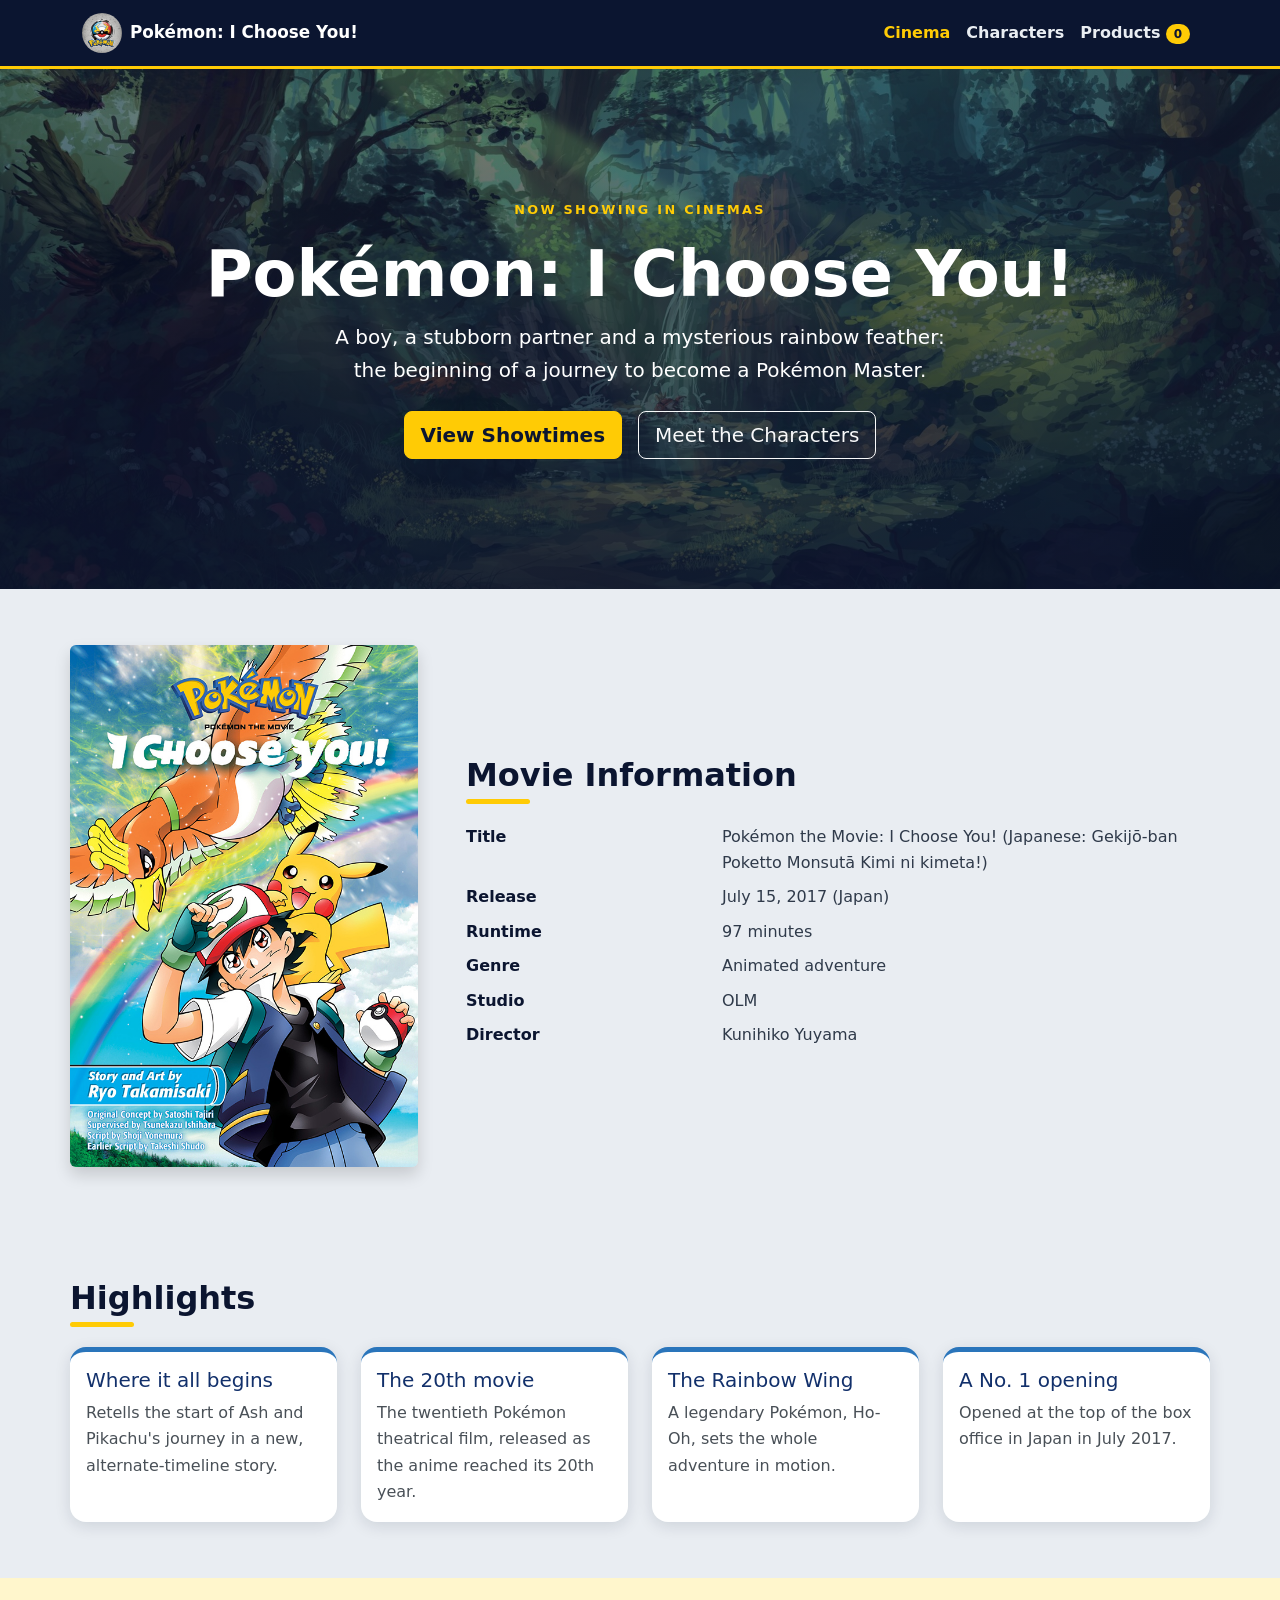
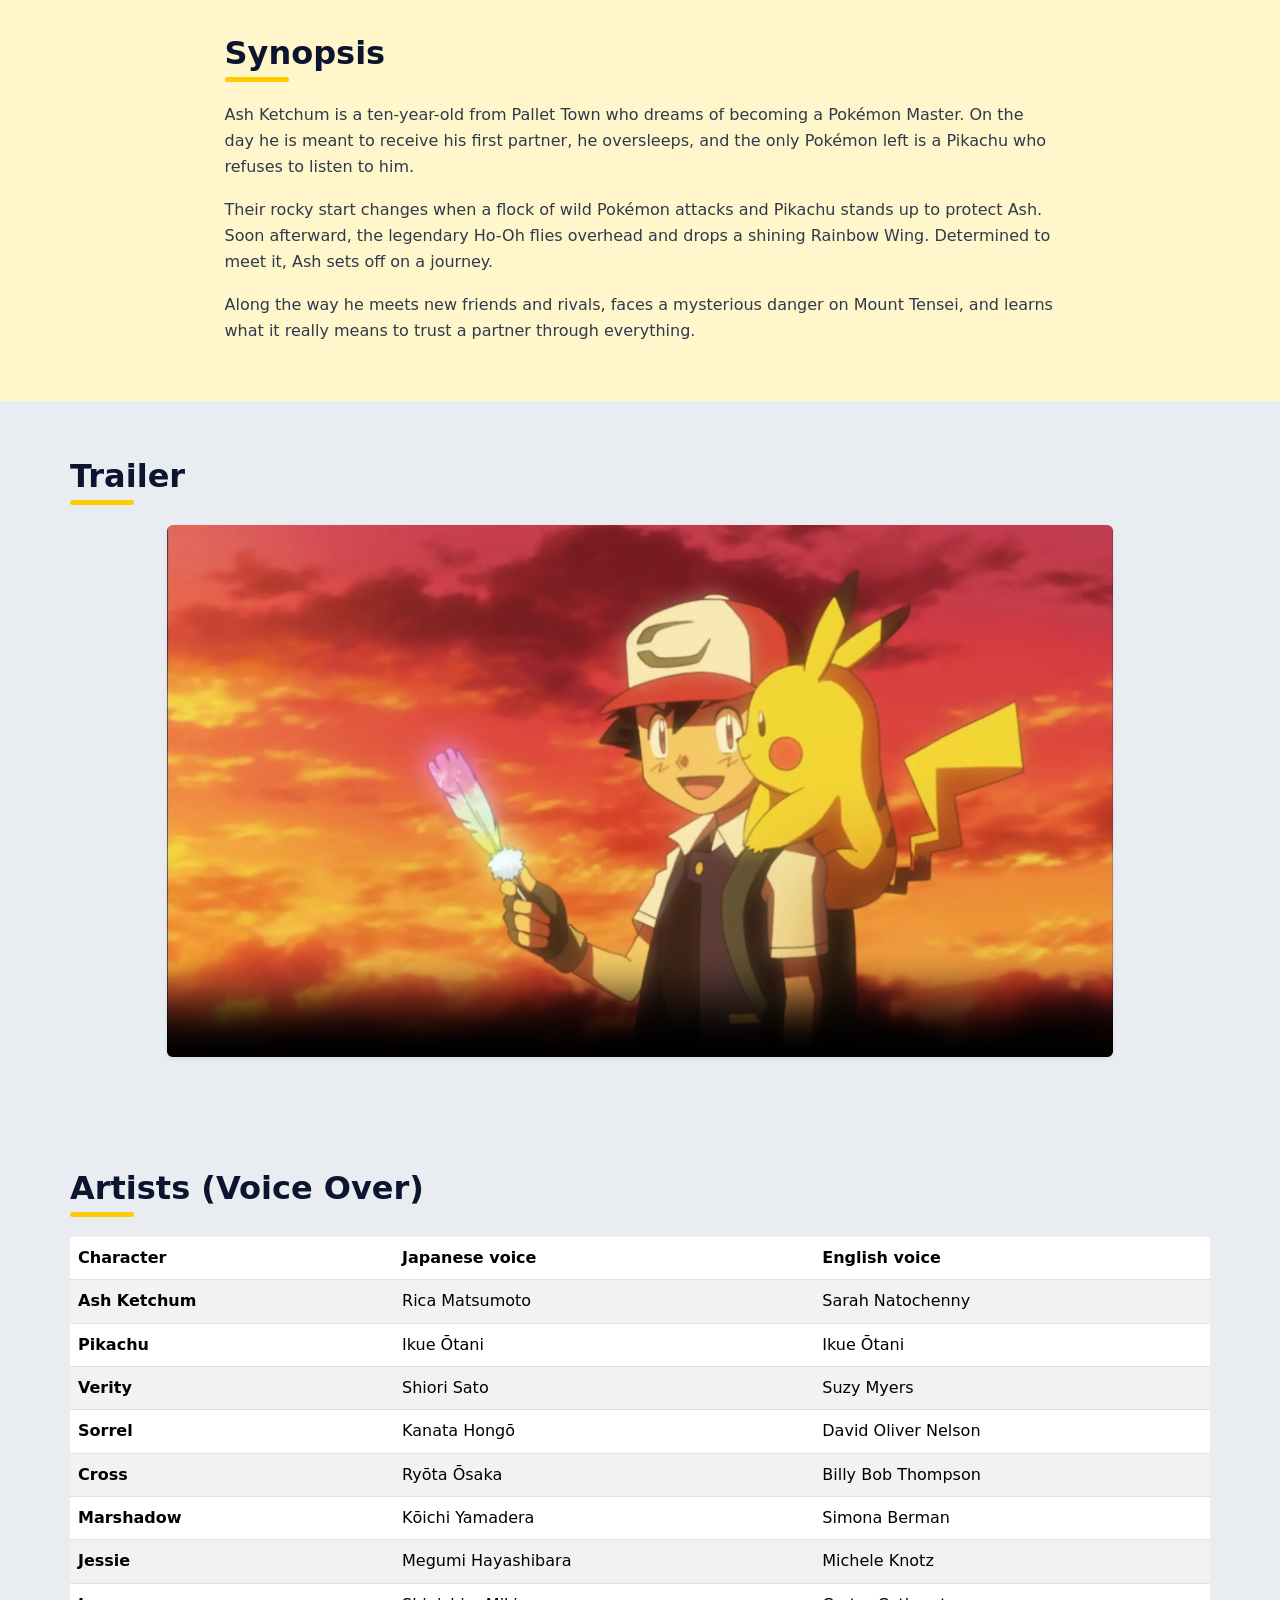
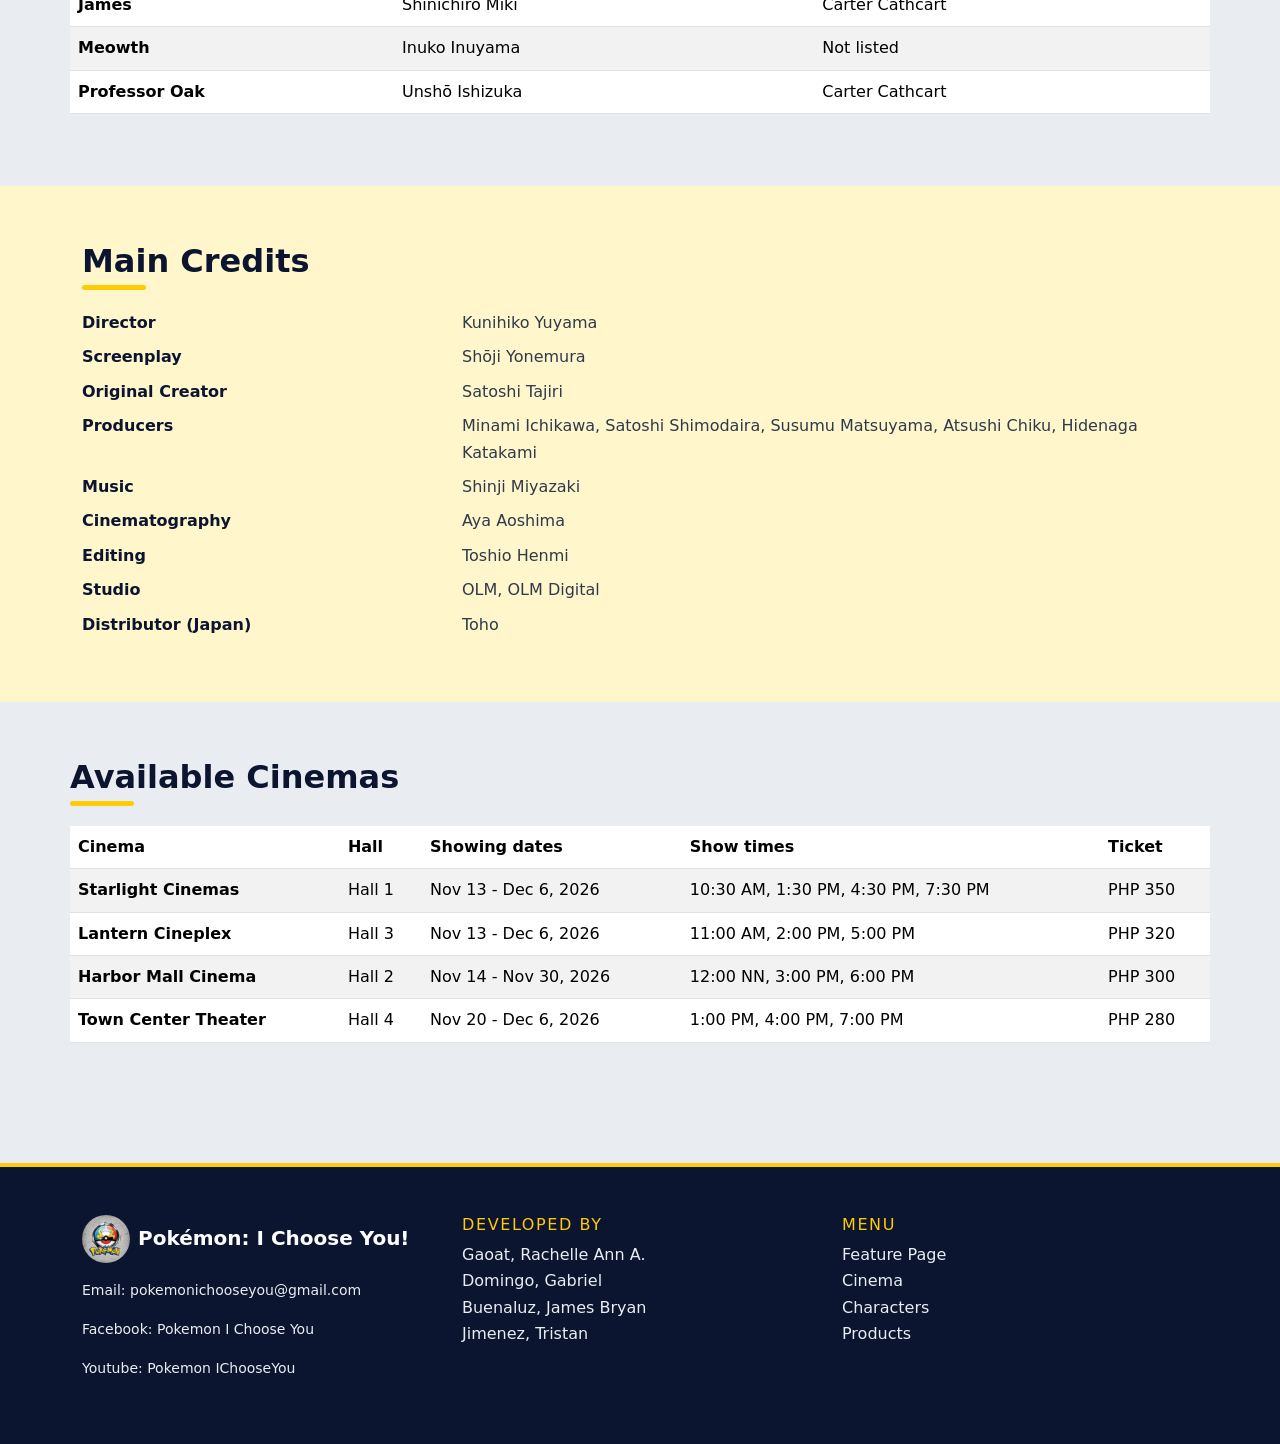
<file: index.html>
<!DOCTYPE html>
<html lang="en">
<head>
<meta charset="utf-8">
<meta name="viewport" content="width=device-width, initial-scale=1">
<title>Feature | Pokémon: I Choose You!</title>

<meta name="description" content="Fan-made promotion website for the animated film Pokémon: I Choose You!.">
<link rel="icon" href="media/img/logo.jpg" type="image/svg+xml">
<link rel="stylesheet" href="rsc/css/bootstrap.min.css">
<link rel="stylesheet" href="rsc/css/style.css">
</head>

<body>
<a class="visually-hidden-focusable" href="#main">Skip to content</a>
<header class="site-header sticky-top">
<nav class="navbar navbar-expand-md navbar-dark">
<div class="container">
<a class="navbar-brand d-flex align-items-center gap-2" href="index.html">
    <img src="media/img/logo.jpg" alt="Movie logo" width="40" height="40">
    <span class="brand-title">Pokémon: I Choose You!</span>
</a>

<button class="navbar-toggler" type="button" data-bs-toggle="collapse" data-bs-target="#mainNav"
aria-controls="mainNav" aria-expanded="false" aria-label="Toggle navigation">
<span class="navbar-toggler-icon"></span>
</button>

<div class="collapse navbar-collapse" id="mainNav">
<ul class="navbar-nav ms-auto">
<li class="nav-item"><a class="nav-link active" aria-current="page" href="index.html#cinema">Cinema</a></li>
<li class="nav-item"><a class="nav-link" href="characters.html">Characters</a></li>
<li class="nav-item"><a class="nav-link" href="products.html">Products
    <span class="badge rounded-pill cart-badge cart-count">0</span>
</a>
</li>
</ul>
</div>
</div>
</nav>
</header>

<main id="main">
<section class="hero text-center text-white d-flex align-items-center">
<div class="container py-5">
<p class="eyebrow">Now showing in cinemas</p>
<h1 class="display-3 brand-title">Pokémon: I Choose You!</h1>
<p class="lead mx-auto hero-lead">A boy, a stubborn partner and a mysterious rainbow feather:
    the beginning of a journey to become a Pokémon Master.</p>

<div class="d-flex gap-3 justify-content-center flex-wrap mt-4">
<a href="#cinema" class="btn btn-warning btn-lg">View Showtimes</a>
<a href="characters.html" class="btn btn-outline-light btn-lg">Meet the Characters</a>
</div></div></section>

<section class="container section" id="about">
<div class="row g-5 align-items-center">
<div class="col-md-5 col-lg-4"><img src="media/img/poster.jpg" class="img-fluid rounded shadow poster" alt=
    "Movie poster (placeholder)" width="600" height="900"></div>

<div class="col-md-7 col-lg-8">
<h2 class="section-title">Movie Information</h2>
<dl class="row info mb-0">
<dt class="col-sm-4">Title</dt><dd class="col-sm-8">Pokémon the Movie: I Choose You! (Japanese: Gekijō-ban Poketto Monsutā Kimi ni kimeta!)</dd>
<dt class="col-sm-4">Release</dt><dd class="col-sm-8">July 15, 2017 (Japan)</dd>
<dt class="col-sm-4">Runtime</dt><dd class="col-sm-8">97 minutes</dd>
<dt class="col-sm-4">Genre</dt><dd class="col-sm-8">Animated adventure</dd>
<dt class="col-sm-4">Studio</dt><dd class="col-sm-8">OLM</dd>
<dt class="col-sm-4">Director</dt><dd class="col-sm-8">Kunihiko Yuyama</dd>
</dl></div></div></section>

<section class="container section" id="highlights">
<h2 class="section-title">Highlights</h2>
<div class="row g-4">
    <div class="col-sm-6 col-lg-3">
    <div class="card h-100 hl-card">
    <div class="card-body">
        <h3 class="h5">Where it all begins</h3>
        <p class="mb-0">Retells the start of Ash and Pikachu's journey in a new,
            alternate-timeline story.</p>
        </div>
    </div>
</div>

<div class="col-sm-6 col-lg-3">
    <div class="card h-100 hl-card">
        <div class="card-body">
            <h3 class="h5">The 20th movie</h3>
            <p class="mb-0">The twentieth Pokémon theatrical film,
                released as the anime reached its 20th year.</p>
            </div>
        </div>
    </div>
    
    <div class="col-sm-6 col-lg-3">
        <div class="card h-100 hl-card">
            <div class="card-body">
                <h3 class="h5">The Rainbow Wing</h3>
                <p class="mb-0">A legendary Pokémon, Ho-Oh,
                    sets the whole adventure in motion.</p>
                </div>
            </div>
        </div>
        
        <div class="col-sm-6 col-lg-3">
            <div class="card h-100 hl-card">
                <div class="card-body">
                    <h3 class="h5">A No. 1 opening</h3>
                    <p class="mb-0">Opened at the top of the box
                        office in Japan in July 2017.</p>
                    </div>
                </div>
            </div>
        </div>
    </section>

<section class="section band" id="synopsis">
<div class="container"><div class="row justify-content-center"><div class="col-lg-9">
<h2 class="section-title">Synopsis</h2>
<p>Ash Ketchum is a ten-year-old from Pallet Town who dreams of becoming a Pokémon Master.
    On the day he is meant to receive his first partner, he oversleeps,
    and the only Pokémon left is a Pikachu who refuses to listen to him.</p>

<p>Their rocky start changes when a flock of wild Pokémon attacks and
    Pikachu stands up to protect Ash. Soon afterward,
    the legendary Ho-Oh flies overhead and drops a shining Rainbow Wing.
    Determined to meet it, Ash sets off on a journey.</p>

<p class="mb-0">Along the way he meets new friends and rivals,
    faces a mysterious danger on Mount Tensei, and learns what it really
    means to trust a partner through everything.</p>
</div>
</div>
</div>
</section>

<section class="container section" id="gallery">
<h2 class="section-title">Trailer</h2>
<div class="row justify-content-center">
<div class="col-lg-10">
    <!-- One video only. Put your video file at media/video/trailer.mp4 -->
    <div class="ratio ratio-16x9 rounded shadow-sm overflow-hidden">
        <video controls preload="metadata" poster="media/img/gallery.webp">
            <source src="media/videos/trailer.mp4" type="video/mp4">
            Your browser does not support the video tag.
        </video>
    </div>
</div>
</div>
</section>

<section class="container section" id="artists">
<h2 class="section-title">Artists (Voice Over)</h2>
<div class="table-responsive">
    <table class="table table-striped align-middle bg-white">
<thead>
    <tr>
        <th scope="col">Character</th>
        <th scope="col">Japanese voice</th>
        <th scope="col">English voice</th>
    </tr>
</thead>

<tbody>
    <tr>
        <th scope='row'>Ash Ketchum</th>
        <td>Rica Matsumoto</td>
        <td>Sarah Natochenny</td>
    </tr>
    <tr>
        <th scope='row'>Pikachu</th>
        <td>Ikue Ōtani</td>
        <td>Ikue Ōtani</td>
    </tr>
    <tr>
        <th scope='row'>Verity</th>
        <td>Shiori Sato</td>
        <td>Suzy Myers</td>
    </tr>
    <tr>
        <th scope='row'>Sorrel</th>
        <td>Kanata Hongō</td>
        <td>David Oliver Nelson</td>
    </tr>
    <tr>
        <th scope='row'>Cross</th>
        <td>Ryōta Ōsaka</td>
        <td>Billy Bob Thompson</td>
    </tr>
    <tr>
        <th scope='row'>Marshadow</th>
        <td>Kōichi Yamadera</td>
        <td>Simona Berman</td>
    </tr>
    <tr>
        <th scope='row'>Jessie</th>
        <td>Megumi Hayashibara</td>
        <td>Michele Knotz</td>
    </tr>
    <tr>
        <th scope='row'>James</th>
        <td>Shinichiro Miki</td>
        <td>Carter Cathcart</td>
    </tr>
    <tr>
        <th scope='row'>Meowth</th>
        <td>Inuko Inuyama</td>
        <td>Not listed</td>
    </tr>
    <tr>
        <th scope='row'>Professor Oak</th>
        <td>Unshō Ishizuka</td>
        <td>Carter Cathcart</td>
    </tr>
</tbody>
</table>
</div>
</section>

<section class="section band" id="credits">
<div class="container"><h2 class="section-title">Main Credits</h2>
<dl class="row info mb-0"><dt class='col-sm-4'>Director</dt>
    <dd class='col-sm-8'>Kunihiko Yuyama</dd>
    <dt class='col-sm-4'>Screenplay</dt>
    <dd class='col-sm-8'>Shōji Yonemura</dd>
    <dt class='col-sm-4'>Original Creator</dt>
    <dd class='col-sm-8'>Satoshi Tajiri</dd>
    <dt class='col-sm-4'>Producers</dt>
    <dd class='col-sm-8'>Minami Ichikawa, Satoshi Shimodaira, Susumu Matsuyama,
        Atsushi Chiku, Hidenaga Katakami</dd>
        <dt class='col-sm-4'>Music</dt>
        <dd class='col-sm-8'>Shinji Miyazaki</dd>
        <dt class='col-sm-4'>Cinematography</dt>
        <dd class='col-sm-8'>Aya Aoshima</dd>
        <dt class='col-sm-4'>Editing</dt>
        <dd class='col-sm-8'>Toshio Henmi</dd>
        <dt class='col-sm-4'>Studio</dt>
        <dd class='col-sm-8'>OLM, OLM Digital</dd>
        <dt class='col-sm-4'>Distributor (Japan)</dt>
        <dd class='col-sm-8'>Toho</dd>
    </dl>
</div>
</section>

<section class="container section" id="cinema">
<h2 class="section-title">Available Cinemas</h2>
<div class="table-responsive"><table class="table table-striped align-middle bg-white">
<thead>
    <tr>
        <th scope="col">Cinema</th>
        <th scope="col">Hall</th>
        <th scope="col">Showing dates</th>
        <th scope="col">Show times</th>
        <th scope="col">Ticket</th>
    </tr>
</thead>

<tbody>
    <tr>
        <th scope='row'>Starlight Cinemas</th>
        <td>Hall 1</td>
        <td>Nov 13 - Dec 6, 2026</td>
        <td>10:30 AM, 1:30 PM, 4:30 PM, 7:30 PM</td>
        <td>PHP 350</td>
    </tr>

    <tr>
        <th scope='row'>Lantern Cineplex</th>
        <td>Hall 3</td><td>Nov 13 - Dec 6, 2026</td>
        <td>11:00 AM, 2:00 PM, 5:00 PM</td>
        <td>PHP 320</td>
    </tr>
    
    <tr>
        <th scope='row'>Harbor Mall Cinema</th>
        <td>Hall 2</td>
        <td>Nov 14 - Nov 30, 2026</td>
        <td>12:00 NN, 3:00 PM, 6:00 PM</td>
        <td>PHP 300</td>
    </tr>
    
    <tr>
        <th scope='row'>Town Center Theater</th>
        <td>Hall 4</td>
        <td>Nov 20 - Dec 6, 2026</td>
        <td>1:00 PM, 4:00 PM, 7:00 PM</td>
        <td>PHP 280</td>
    </tr>
</tbody>
</table>
</div>
</section>

</main>
<footer class="site-footer mt-5">
<div class="container py-5">
<div class="row g-4">
<div class="col-md-4">
<div class="d-flex align-items-center gap-2 mb-3">
   <img src="media/img/logo.jpg" alt="Movie logo" width="48" height="48">
    <span class="brand-title fs-5">Pokémon: I Choose You!</span>
</div>

<p class="small mb-3">Email: pokemonichooseyou@gmail.com</p>
<p class="small mb-3">Facebook: Pokemon I Choose You</p>
<p class="small mb-3">Youtube: Pokemon IChooseYou</p>
<div class="d-flex gap-2">
</div>
</div>

<div class="col-md-4">
<h2 class="h6 text-uppercase footer-h">Developed by</h2>
<ul class="list-unstyled mb-0">
<li>Gaoat, Rachelle Ann A.</li>
<li>Domingo, Gabriel</li>
<li>Buenaluz, James Bryan</li>
<li>Jimenez, Tristan</li>
</ul></div>
<div class="col-md-4">
<h2 class="h6 text-uppercase footer-h">Menu</h2>
<ul class="list-unstyled mb-0">
<li><a href="index.html">Feature Page</a></li>
<li><a href="index.html#cinema">Cinema</a></li>
<li><a href="characters.html">Characters</a></li>
<li><a href="products.html">Products</a></li>
</ul>
</div>
</div>

<script src="rsc/js/bootstrap.bundle.min.js"></script>
<script src="rsc/js/main.js"></script>
</body>
</html>
</file>
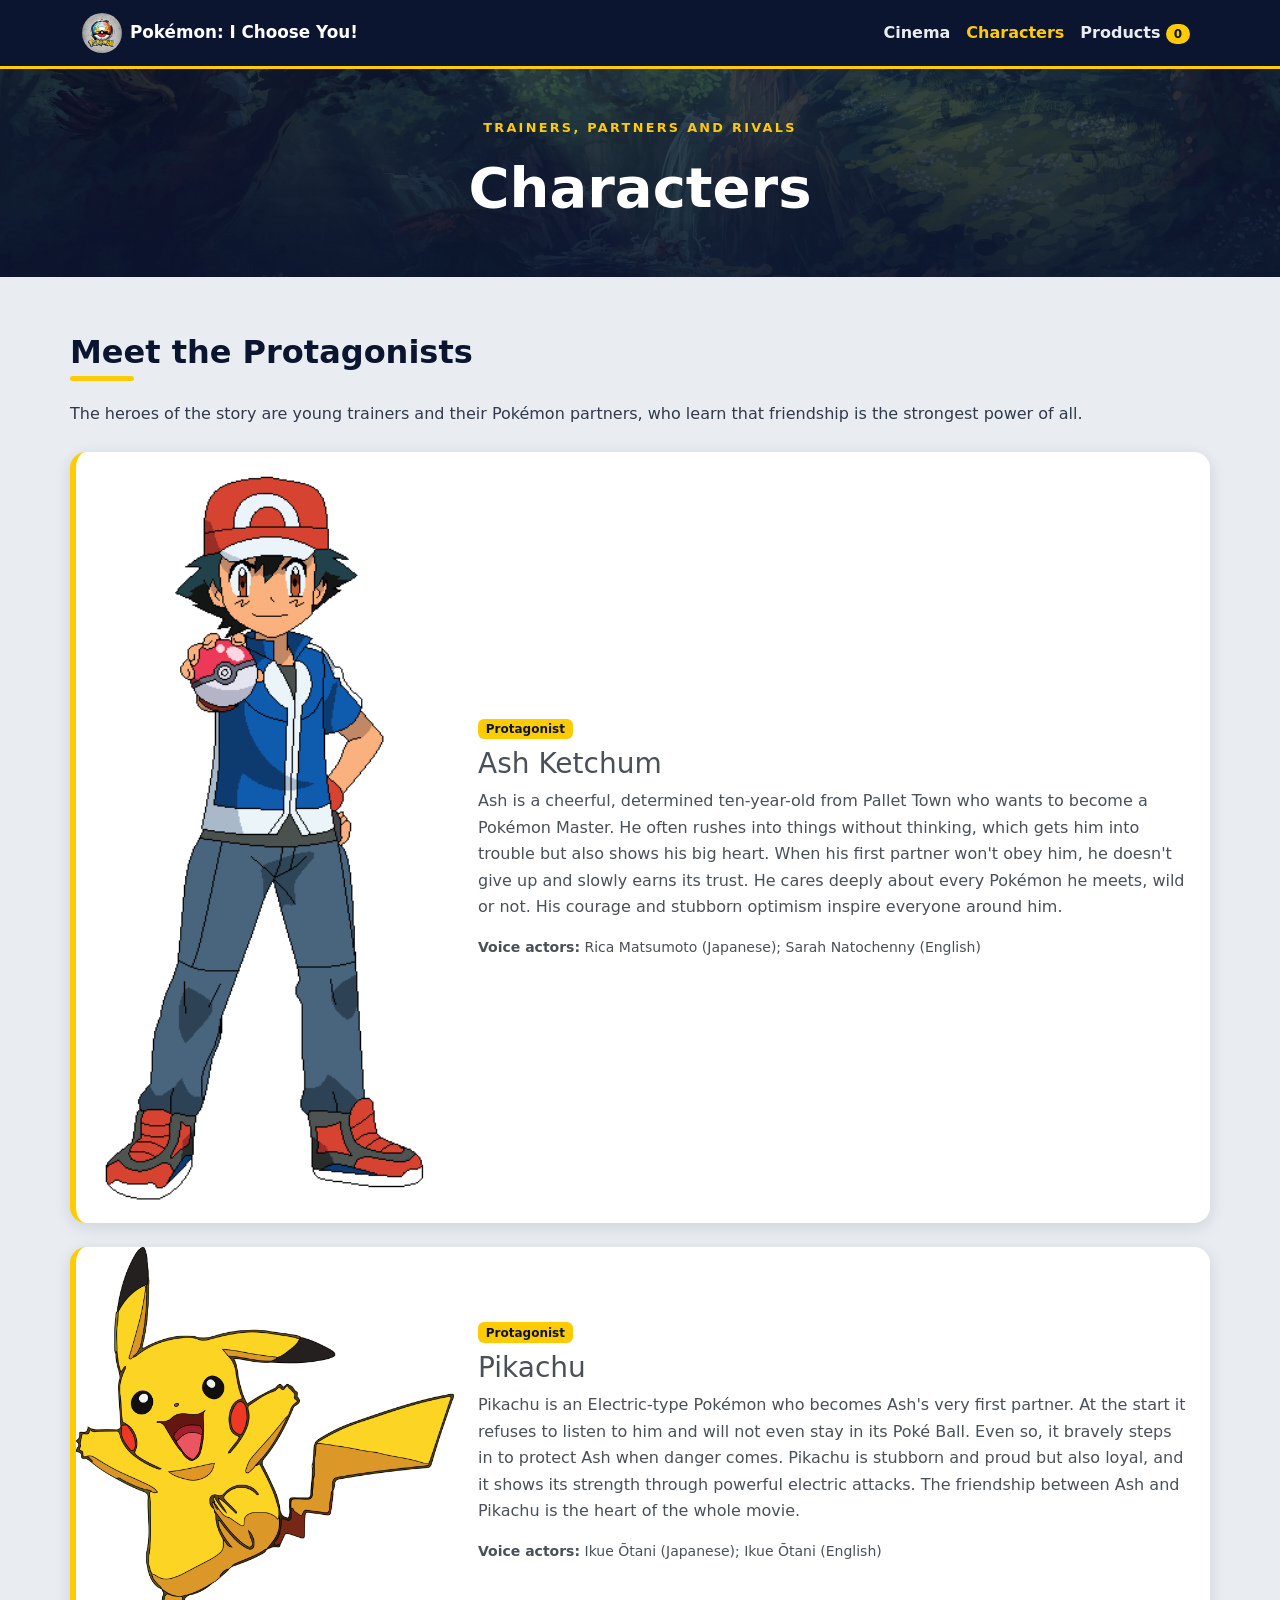
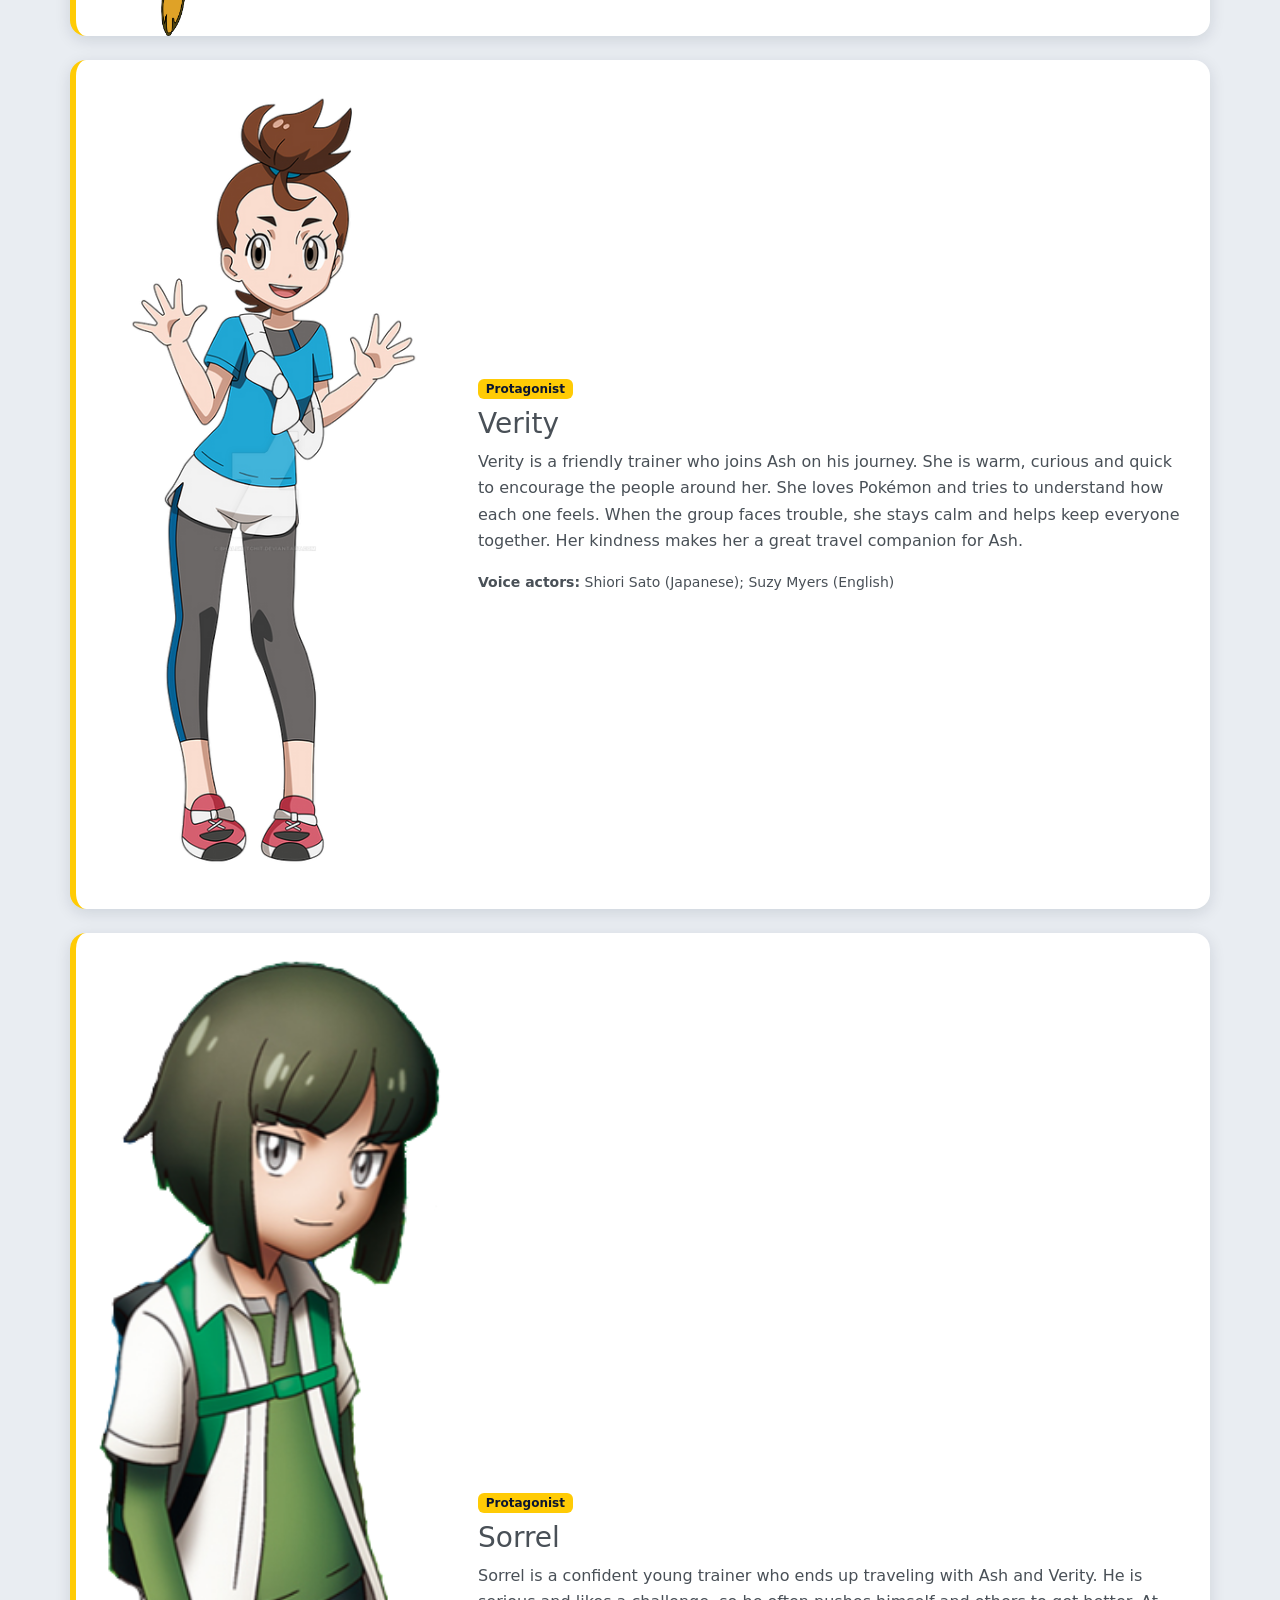
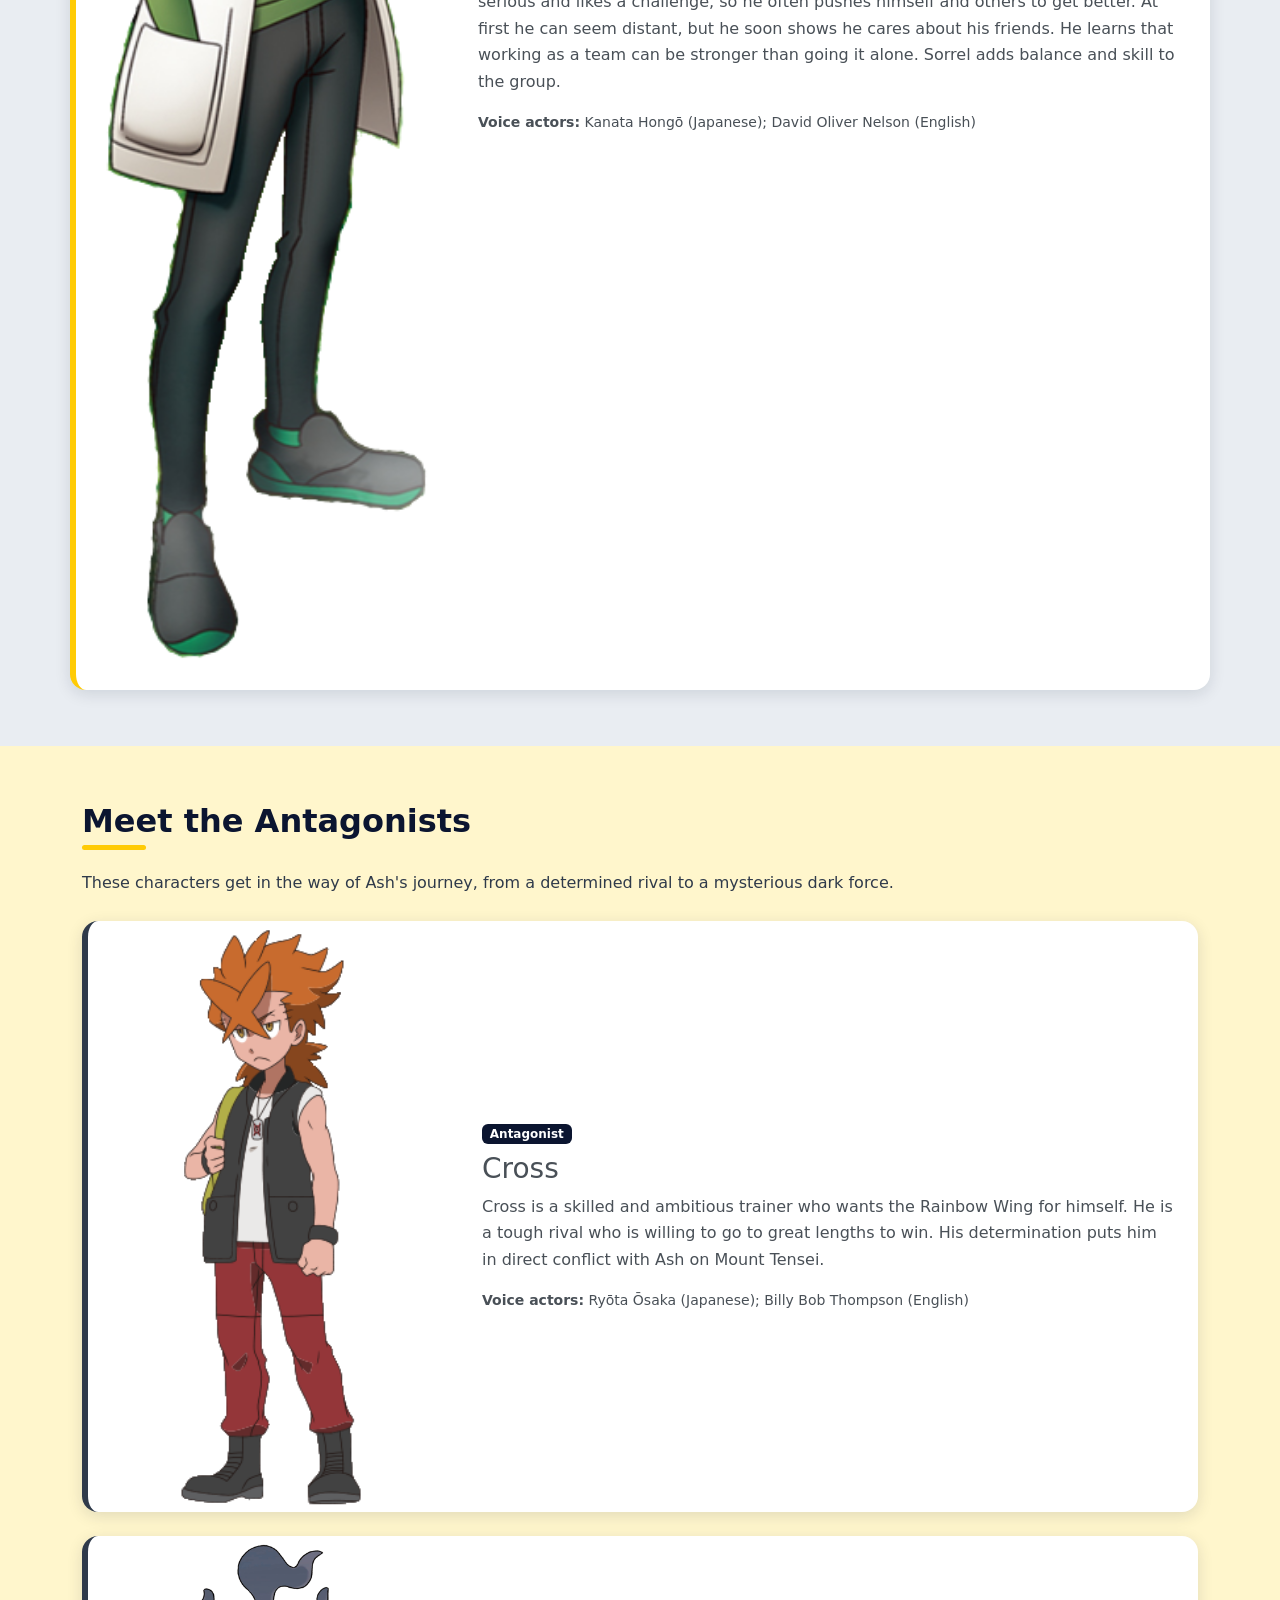
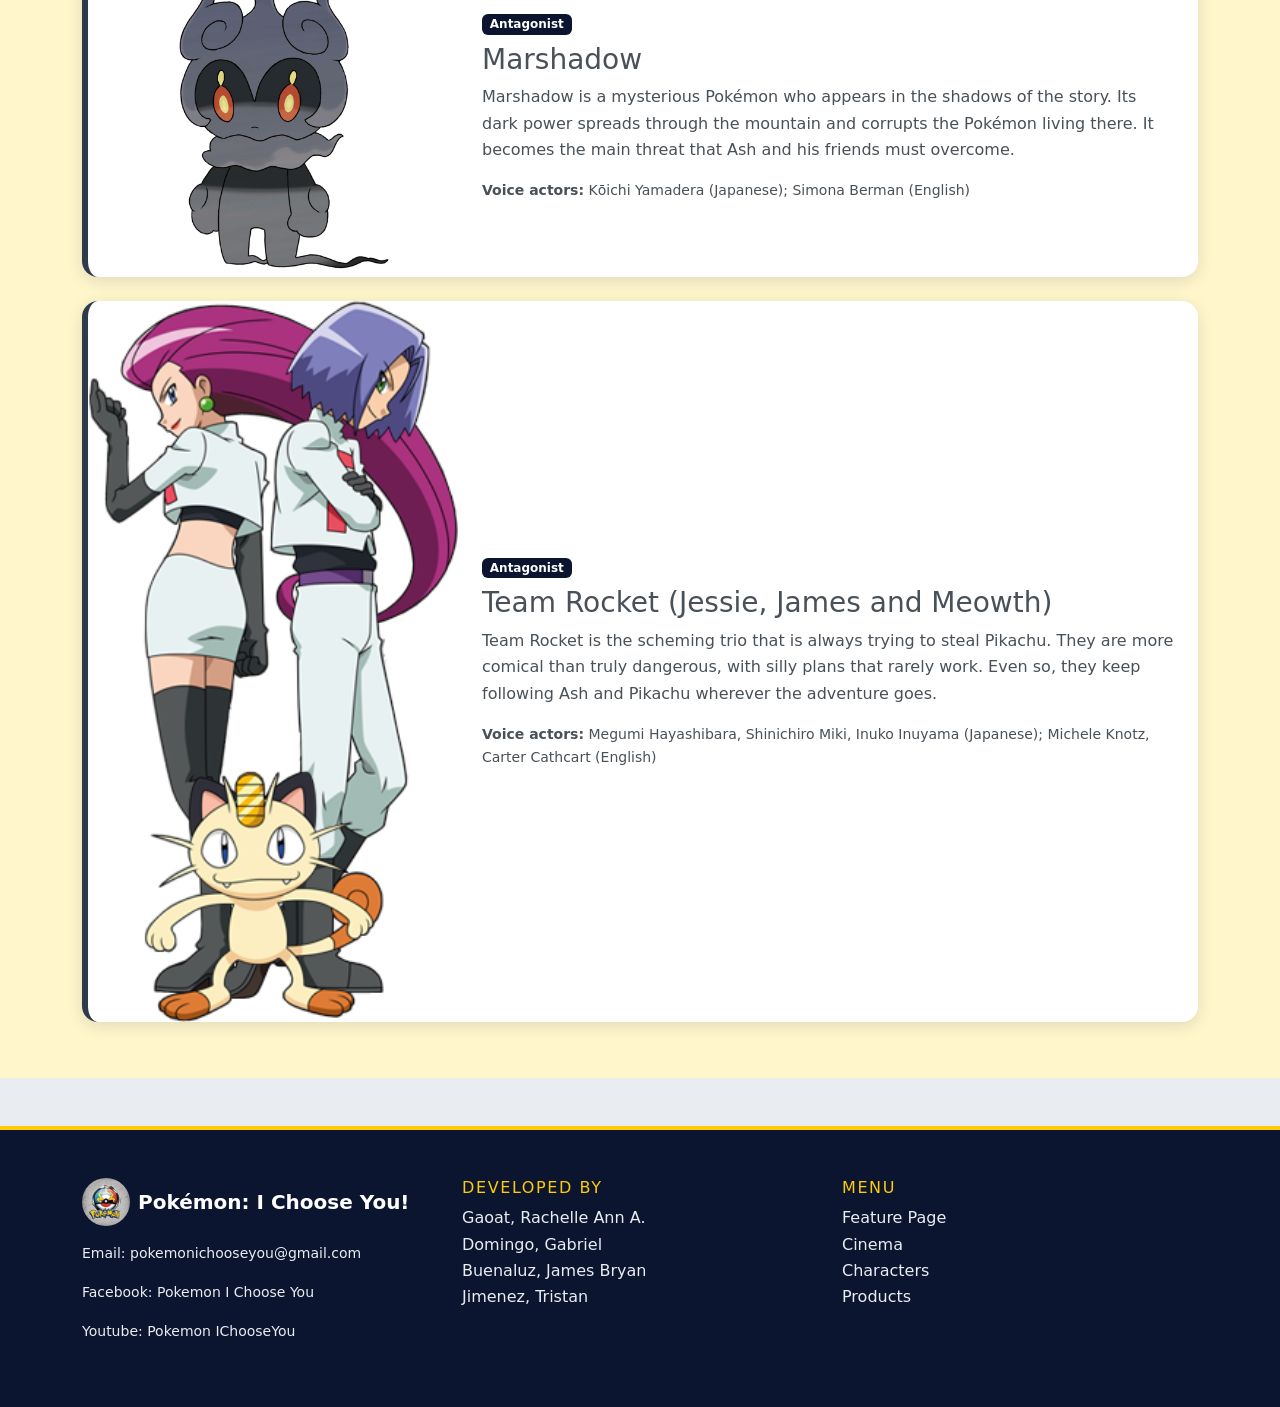
<file: characters.html>
<!DOCTYPE html>
<html lang="en">
<head>
<meta charset="utf-8">
<meta name="viewport" content="width=device-width, initial-scale=1">
<title>Characters | Pokémon: I Choose You!</title>

<meta name="description" content="Fan-made promotion website for the animated film Pokémon: I Choose You!.">
<link rel="icon" href="media/img/logo.jpg" type="image/svg+xml">
<link rel="stylesheet" href="rsc/css/bootstrap.min.css">
<link rel="stylesheet" href="rsc/css/style.css">
</head>

<body>
<a class="visually-hidden-focusable" href="#main">Skip to content</a>

<header class="site-header sticky-top">
<nav class="navbar navbar-expand-md navbar-dark">
<div class="container">
<a class="navbar-brand d-flex align-items-center gap-2" href="index.html">
    <img src="media/img/logo.jpg" alt="Movie logo" width="40" height="40">
    <span class="brand-title">Pokémon: I Choose You!</span></a>

<button class="navbar-toggler" type="button" data-bs-toggle="collapse"data-bs-target=
"#mainNav" aria-controls="mainNav" aria-expanded="false" aria-label="Toggle navigation">
<span class="navbar-toggler-icon"></span></button>

<div class="collapse navbar-collapse" id="mainNav">
<ul class="navbar-nav ms-auto">
<li class="nav-item"><a class="nav-link" href="index.html#cinema">Cinema</a></li>
<li class="nav-item"><a class="nav-link active" aria-current="page" href="characters.html">Characters</a></li>
<li class="nav-item"><a class="nav-link" href="products.html">Products
    <span class="badge rounded-pill cart-badge cart-count">0</span>
</a>
</li>

</ul>
</div>
</div>
</nav>
</header>

<main id="main">
<section class="page-hero text-center text-white">
    <div class="container py-5">
        <p class="eyebrow">Trainers, partners and rivals</p>
        <h1 class="display-4 brand-title">Characters</h1>
    </div>
</section>

<section class="container section">
    <h2 class="section-title">Meet the Protagonists</h2>
<p class="mb-4">The heroes of the story are young trainers and their Pokémon partners,
    who learn that friendship is the strongest power of all.</p>

<div class="row g-4">
    <div class="col-12">
        <article class="card char-card pro">
            <div class="row g-0 align-items-center">
                <div class="col-md-4">
                    <img src="media/img/ash.png" class="img-fluid rounded-start w-100" alt="Ash Ketchum (placeholder image)" width="600" height="600" loading="lazy"></div>
                    <div class="col-md-8"><div class="card-body p-4"><span class="badge badge-pro mb-2">Protagonist</span>
                        <h3 class="card-title h3">Ash Ketchum</h3>
                        <p>Ash is a cheerful, determined ten-year-old from Pallet Town who wants to become a Pokémon Master.
                            He often rushes into things without thinking, which gets him into trouble but also shows his big heart.
                            When his first partner won't obey him, he doesn't give up and slowly earns its trust.
                            He cares deeply about every Pokémon he meets, wild or not. His courage and stubborn optimism inspire everyone around him.</p>
                            <p class="small mb-0"><strong>Voice actors:</strong> Rica Matsumoto (Japanese); Sarah Natochenny (English)</p>
                        </div>
                    </div>
                </div>
            </article>
        </div>

        <div class="col-12"><article class="card char-card pro">
            <div class="row g-0 align-items-center"><div class="col-md-4">
                <img src="media/img/pikachu.png" class="img-fluid rounded-start w-100" alt="Pikachu (placeholder image)" width="600" height="600" loading="lazy"></div>
                <div class="col-md-8"><div class="card-body p-4"><span class="badge badge-pro mb-2">Protagonist</span>
                    <h3 class="card-title h3">Pikachu</h3>
                    <p>Pikachu is an Electric-type Pokémon who becomes Ash's very first partner.
                        At the start it refuses to listen to him and will not even stay in its Poké Ball.
                        Even so, it bravely steps in to protect Ash when danger comes.
                        Pikachu is stubborn and proud but also loyal, and it shows its strength through powerful electric attacks.
                        The friendship between Ash and Pikachu is the heart of the whole movie.</p>
                        <p class="small mb-0"><strong>Voice actors:</strong> Ikue Ōtani (Japanese); Ikue Ōtani (English)</p>
                    </div>
                </div>
            </div>
        </article>
    </div>
    
    <div class="col-12"><article class="card char-card pro"><div class="row g-0 align-items-center"><div class="col-md-4">
        <img src="media/img/verity.png" class="img-fluid rounded-start w-100" alt="Verity (placeholder image)" width="600" height="600" loading="lazy"></div>
        <div class="col-md-8"><div class="card-body p-4"><span class="badge badge-pro mb-2">Protagonist</span>
            <h3 class="card-title h3">Verity</h3>
            <p>Verity is a friendly trainer who joins Ash on his journey.
                She is warm, curious and quick to encourage the people around her.
                She loves Pokémon and tries to understand how each one feels.
                When the group faces trouble, she stays calm and helps keep everyone together.
                Her kindness makes her a great travel companion for Ash.</p>
                <p class="small mb-0"><strong>Voice actors:</strong> Shiori Sato (Japanese); Suzy Myers (English)</p>
            </div>
        </div>
    </div>
</article>
</div>

<div class="col-12"><article class="card char-card pro"><div class="row g-0 align-items-center"><div class="col-md-4">
    <img src="media/img/sorrel.png" class="img-fluid rounded-start w-100" alt="Sorrel (placeholder image)" width="600" height="600" loading="lazy"></div>
    <div class="col-md-8"><div class="card-body p-4"><span class="badge badge-pro mb-2">Protagonist</span>
        <h3 class="card-title h3">Sorrel</h3>
        <p>Sorrel is a confident young trainer who ends up traveling with Ash and Verity.
            He is serious and likes a challenge, so he often pushes himself and others to get better.
            At first he can seem distant, but he soon shows he cares about his friends.
            He learns that working as a team can be stronger than going it alone.
            Sorrel adds balance and skill to the group.</p>
            <p class="small mb-0"><strong>Voice actors:</strong> Kanata Hongō (Japanese); David Oliver Nelson (English)</p>
        </div>
    </div>
</div>
</article>
</div>
</div>
</section>

<section class="section band"><div class="container"><h2 class="section-title">Meet the Antagonists</h2>
<p class="mb-4">These characters get in the way of Ash's journey, from a determined rival to a mysterious dark force.</p>
<div class="row g-4"><div class="col-12"><article class="card char-card ant">

    <div class="row g-0 align-items-center"><div class="col-md-4">
        <img src="media/img/cross.png" class="img-fluid rounded-start w-100" alt="Cross (placeholder image)" width="600" height="600" loading="lazy"></div>
        <div class="col-md-8"><div class="card-body p-4"><span class="badge badge-ant mb-2">Antagonist</span>
            <h3 class="card-title h3">Cross</h3>
            <p>Cross is a skilled and ambitious trainer who wants the Rainbow Wing for himself.
                He is a tough rival who is willing to go to great lengths to win.
                His determination puts him in direct conflict with Ash on Mount Tensei.</p>
                <p class="small mb-0"><strong>Voice actors:</strong> Ryōta Ōsaka (Japanese); Billy Bob Thompson (English)</p>
            </div>
        </div>
    </div>
</article>
</div>

<div class="col-12"><article class="card char-card ant"><div class="row g-0 align-items-center"><div class="col-md-4">
    <img src="media/img/marshadow.png" class="img-fluid rounded-start w-100" alt="Marshadow (placeholder image)" width="600" height="600" loading="lazy">
</div><div class="col-md-8"><div class="card-body p-4"><span class="badge badge-ant mb-2">Antagonist</span>
    <h3 class="card-title h3">Marshadow</h3>
    <p>Marshadow is a mysterious Pokémon who appears in the shadows of the story. 
        Its dark power spreads through the mountain and corrupts the Pokémon living there.
        It becomes the main threat that Ash and his friends must overcome.</p>
        <p class="small mb-0"><strong>Voice actors:</strong> Kōichi Yamadera (Japanese); Simona Berman (English)</p>
    </div>
</div>
</div>
</article>
</div>

<div class="col-12"><article class="card char-card ant"><div class="row g-0 align-items-center"><div class="col-md-4">
    <img src="media/img/teamrocket.png" class="img-fluid rounded-start w-100" alt="Team Rocket (Jessie, James and Meowth) (placeholder image)" width="600" height="600" loading="lazy"></div>
    <div class="col-md-8"><div class="card-body p-4"><span class="badge badge-ant mb-2">Antagonist</span>
        <h3 class="card-title h3">Team Rocket (Jessie, James and Meowth)</h3>
        <p>Team Rocket is the scheming trio that is always trying to steal Pikachu.
            They are more comical than truly dangerous, with silly plans that rarely work.
            Even so, they keep following Ash and Pikachu wherever the adventure goes.</p>
            <p class="small mb-0"><strong>Voice actors:</strong> Megumi Hayashibara, Shinichiro Miki, Inuko Inuyama (Japanese);
                Michele Knotz, Carter Cathcart (English)</p>
            </div>
        </div>
    </div>
</article>
</div>
</div>
</div>
</section>

</main>
<footer class="site-footer mt-5">
<div class="container py-5">
<div class="row g-4">
<div class="col-md-4">
<div class="d-flex align-items-center gap-2 mb-3">
    <img src="media/img/logo.jpg" alt="Movie logo" width="48" height="48">
    <span class="brand-title fs-5">Pokémon: I Choose You!</span>
</div>

<p class="small mb-3">Email: pokemonichooseyou@gmail.com</p>
<p class="small mb-3">Facebook: Pokemon I Choose You</p>
<p class="small mb-3">Youtube: Pokemon IChooseYou</p>
<div class="d-flex gap-2">
</div>

</div>
<div class="col-md-4">
<h2 class="h6 text-uppercase footer-h">Developed by</h2>
<ul class="list-unstyled mb-0">
<li>Gaoat, Rachelle Ann A.</li>
<li>Domingo, Gabriel</li>
<li>Buenaluz, James Bryan</li>
<li>Jimenez, Tristan</li>
</ul>
</div>
<div class="col-md-4">
<h2 class="h6 text-uppercase footer-h">Menu</h2>
<ul class="list-unstyled mb-0">
<li><a href="index.html">Feature Page</a></li>
<li><a href="index.html#cinema">Cinema</a></li>
<li><a href="characters.html">Characters</a></li>
<li><a href="products.html">Products</a></li>
</ul></div>
</div>
</div>
</footer>

<script src="rsc/js/bootstrap.bundle.min.js"></script>
<script src="rsc/js/main.js"></script>
</body>
</html>
</file>
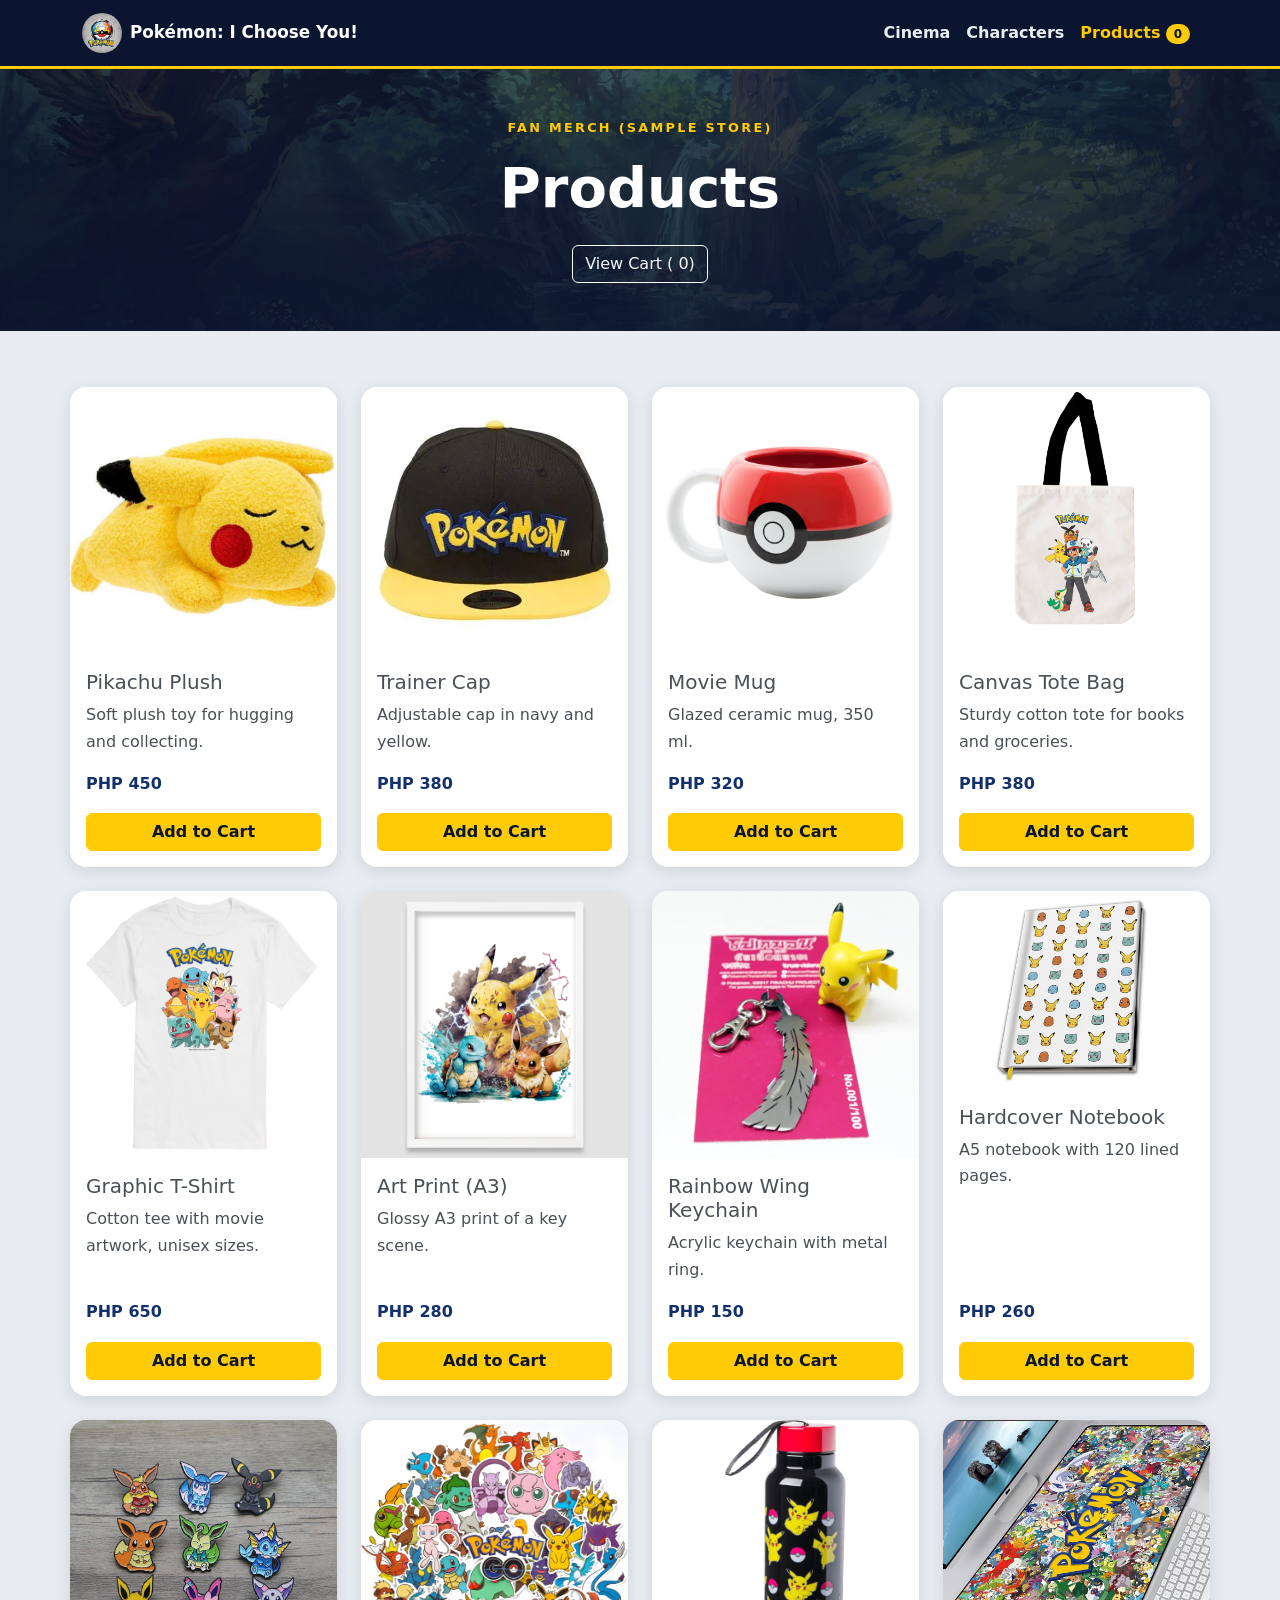
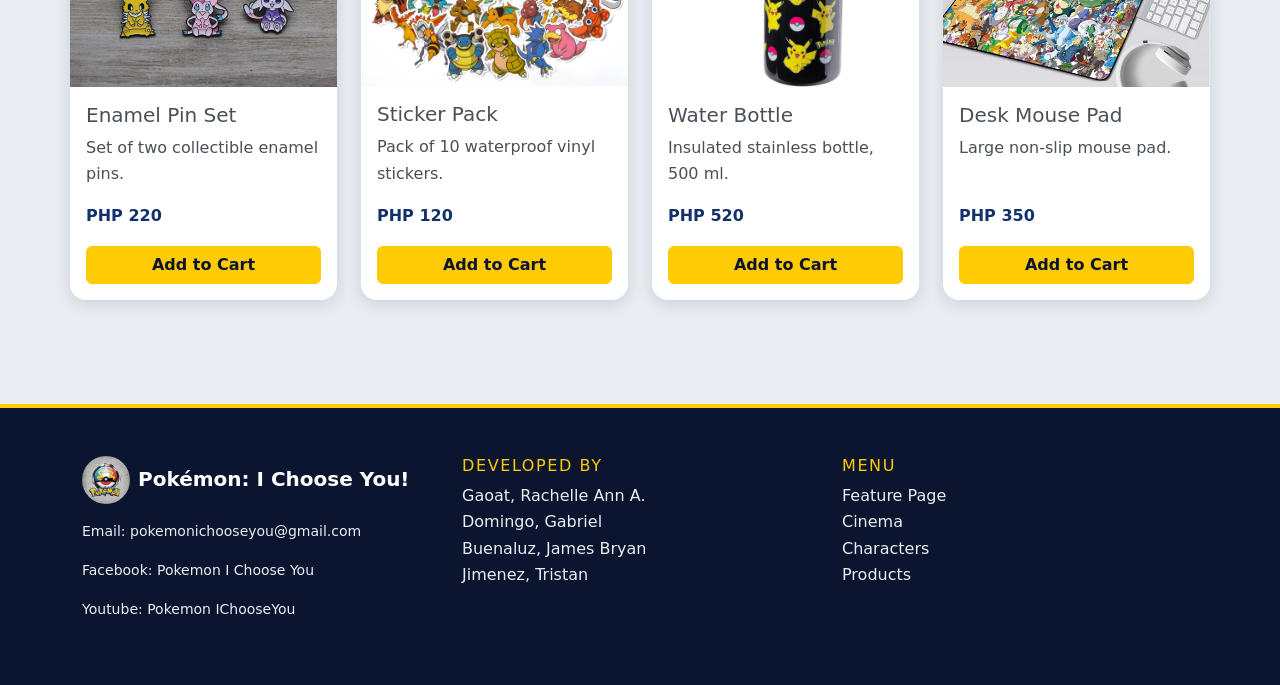
<file: products.html>
<!DOCTYPE html>
<html lang="en">
<head>
<meta charset="utf-8">
<meta name="viewport" content="width=device-width, initial-scale=1">
<title>Products | Pokémon: I Choose You!</title>

<meta name="description" content="Fan-made promotion website for the animated film Pokémon: I Choose You!.">
<link rel="icon" href="media/img/logo.jpg" type="image/svg+xml">
<link rel="stylesheet" href="rsc/css/bootstrap.min.css">
<link rel="stylesheet" href="rsc/css/style.css">
</head>

<body>
<a class="visually-hidden-focusable" href="#main">Skip to content</a>
<header class="site-header sticky-top">
<nav class="navbar navbar-expand-md navbar-dark">
<div class="container">
<a class="navbar-brand d-flex align-items-center gap-2" href="index.html">
    <img src="media/img/logo.jpg" alt="Movie logo" width="40" height="40">
    <span class="brand-title">Pokémon: I Choose You!</span>
</a>

<button class="navbar-toggler" type="button" data-bs-toggle="collapse" data-bs-target="#mainNav" aria-controls="mainNav"
aria-expanded="false" aria-label="Toggle navigation">
<span class="navbar-toggler-icon"></span>
</button>

<div class="collapse navbar-collapse" id="mainNav">
<ul class="navbar-nav ms-auto">
<li class="nav-item"><a class="nav-link" href="index.html#cinema">Cinema</a></li>
<li class="nav-item"><a class="nav-link" href="characters.html">Characters</a></li>
<li class="nav-item"><a class="nav-link active" aria-current="page" href="products.html">Products 
    <span class="badge rounded-pill cart-badge cart-count">0</span>
</a>
</li>
</ul>
</div>
</div>
</nav>
</header>

<main id="main">
<section class="page-hero text-center text-white">
    <div class="container py-5">
        <p class="eyebrow">Fan merch (sample store)</p>
        <h1 class="display-4 brand-title">Products</h1>

<button type="button" class="btn btn-outline-light mt-3" data-bs-toggle="offcanvas"
data-bs-target="#cartPanel" aria-controls="cartPanel">View Cart (
    <span class="cart-count">0</span>)
</button>
</div>
</section>

<section class="container section">
    <div class="row row-cols-1 row-cols-sm-2 row-cols-lg-4 g-4">
        <div class="col">
            <div class="card h-100 product-card">
                <img src="media/img/merch-plush.avif" class="card-img-top"
                alt="Pikachu Plush (placeholder image)" width="600" height="600" loading="lazy">
                <div class="card-body d-flex flex-column">
                    <h2 class="h5 card-title">Pikachu Plush</h2>
                    <p class="card-text flex-grow-1">Soft plush toy for hugging and collecting.</p>
                    <p class="price mb-3">PHP 450</p>
                    <button type="button" class="btn btn-warning w-100 add-to-cart"
                    data-id="plush" data-name="Pikachu Plush" data-price="450" data-img="media/img/merch-plush.avif">Add to Cart</button>
                </div>
            </div>
        </div>

        <div class="col">
            <div class="card h-100 product-card">
                <img src="media/img/merch-cap.webp" class="card-img-top" alt="Trainer Cap (placeholder image)"
                width="600" height="600" loading="lazy">
                <div class="card-body d-flex flex-column">
                    <h2 class="h5 card-title">Trainer Cap</h2>
                    <p class="card-text flex-grow-1">Adjustable cap in navy and yellow.</p>
                    <p class="price mb-3">PHP 380</p>
                    <button type="button" class="btn btn-warning w-100 add-to-cart" data-id="cap"
                    data-name="Trainer Cap" data-price="380" data-img="media/img/merch-cap.webp">Add to Cart</button>
                </div>
            </div>
        </div>
        
        <div class="col">
            <div class="card h-100 product-card">
                <img src="media/img/merch-mug.jpg" class="card-img-top" alt="Movie Mug (placeholder image)"
                width="600" height="600" loading="lazy">
                <div class="card-body d-flex flex-column">
                    <h2 class="h5 card-title">Movie Mug</h2>
                    <p class="card-text flex-grow-1">Glazed ceramic mug, 350 ml.</p>
                    <p class="price mb-3">PHP 320</p>
                    <button type="button" class="btn btn-warning w-100 add-to-cart"
                    data-id="mug" data-name="Movie Mug" data-price="320" data-img="media/img/merch-mug.jpg">Add to Cart</button>
                </div>
            </div>
        </div>

        <div class="col">
            <div class="card h-100 product-card">
                <img src="media/img/merch-tote.jpg" class="card-img-top"
                alt="Canvas Tote Bag (placeholder image)" width="600" height="600" loading="lazy">
                <div class="card-body d-flex flex-column">
                    <h2 class="h5 card-title">Canvas Tote Bag</h2>
                    <p class="card-text flex-grow-1">Sturdy cotton tote for books and groceries.</p>
                    <p class="price mb-3">PHP 380</p>
                    <button type="button" class="btn btn-warning w-100 add-to-cart" data-id="tote"
                    data-name="Canvas Tote Bag" data-price="380" data-img="media/img/merch-tote.jpg">Add to Cart</button>
                </div>
            </div>
        </div>

        <div class="col">
            <div class="card h-100 product-card">
                <img src="media/img/merch-tee.avif" class="card-img-top" alt="Graphic T-Shirt (placeholder image)"
                width="600" height="600" loading="lazy">
                <div class="card-body d-flex flex-column">
                    <h2 class="h5 card-title">Graphic T-Shirt</h2>
                    <p class="card-text flex-grow-1">Cotton tee with movie artwork, unisex sizes.</p>
                    <p class="price mb-3">PHP 650</p>
                    <button type="button" class="btn btn-warning w-100 add-to-cart" data-id="tee"
                    data-name="Graphic T-Shirt" data-price="650" data-img="media/img/merch-tee.avif">Add to Cart</button>
                </div>
            </div>
        </div>

        <div class="col">
            <div class="card h-100 product-card">
                <img src="media/img/merch-poster-print.png" class="card-img-top"
                alt="Art Print (A3) (placeholder image)" width="600" height="600" loading="lazy">
                <div class="card-body d-flex flex-column">
                    <h2 class="h5 card-title">Art Print (A3)</h2>
                    <p class="card-text flex-grow-1">Glossy A3 print of a key scene.</p>
                    <p class="price mb-3">PHP 280</p>
                    <button type="button" class="btn btn-warning w-100 add-to-cart"
                    data-id="poster-print" data-name="Art Print (A3)" data-price="280"
                    data-img="media/img/merch-poster-print.png">Add to Cart</button>
                </div>
            </div>
        </div>

        <div class="col">
            <div class="card h-100 product-card">
                <img src="media/img/merch-keychain.webp" class="card-img-top" 
                alt="Rainbow Wing Keychain (placeholder image)" width="600" height="600"
                loading="lazy">
                <div class="card-body d-flex flex-column">
                    <h2 class="h5 card-title">Rainbow Wing Keychain</h2>
                    <p class="card-text flex-grow-1">Acrylic keychain with metal ring.</p>
                    <p class="price mb-3">PHP 150</p>
                    <button type="button" class="btn btn-warning w-100 add-to-cart" data-id="keychain"
                    data-name="Rainbow Wing Keychain" data-price="150"
                    data-img="media/img/merch-keychain.webp">Add to Cart</button>
                </div>
            </div>
        </div>
        
        <div class="col">
            <div class="card h-100 product-card">
                <img src="media/img/merch-notebook.jpg" class="card-img-top"
                alt="Hardcover Notebook (placeholder image)" width="600" height="600"
                loading="lazy"><div class="card-body d-flex flex-column">
                    <h2 class="h5 card-title">Hardcover Notebook</h2>
                    <p class="card-text flex-grow-1">A5 notebook with 120 lined pages.</p>
                    <p class="price mb-3">PHP 260</p>
                    <button type="button" class="btn btn-warning w-100 add-to-cart"
                    data-id="notebook" data-name="Hardcover Notebook" data-price="260"
                    data-img="media/img/merch-notebook.jpg">Add to Cart</button>
                </div>
            </div>
        </div>

        <div class="col">
            <div class="card h-100 product-card">
                <img src="media/img/merch-pin.jpg" class="card-img-top" 
                alt="Enamel Pin Set (placeholder image)" 
                width="600" height="600" loading="lazy">
                <div class="card-body d-flex flex-column">
                    <h2 class="h5 card-title">Enamel Pin Set</h2>
                    <p class="card-text flex-grow-1">Set of two collectible enamel pins.</p>
                    <p class="price mb-3">PHP 220</p>
                    <button type="button" class="btn btn-warning w-100 add-to-cart" 
                    data-id="pin" data-name="Enamel Pin Set" data-price="220" 
                    data-img="media/img/merch-pin.jpg">Add to Cart</button>
                </div>
            </div>
        </div>

        <div class="col">
            <div class="card h-100 product-card">
                <img src="media/img/merch-stickers.png" class="card-img-top"
                alt="Sticker Pack (placeholder image)" width="600" height="600" 
                loading="lazy"><div class="card-body d-flex flex-column">
                    <h2 class="h5 card-title">Sticker Pack</h2>
                    <p class="card-text flex-grow-1">Pack of 10 waterproof vinyl stickers.</p>
                    <p class="price mb-3">PHP 120</p>
                    <button type="button" class="btn btn-warning w-100 add-to-cart" 
                    data-id="stickers" data-name="Sticker Pack" data-price="120" 
                    data-img="media/img/merch-stickers.png">Add to Cart</button>
                </div>
            </div>
        </div>
        <div class="col">
            <div class="card h-100 product-card">
                <img src="media/img/merch-bottle.webp" class="card-img-top" 
                alt="Water Bottle (placeholder image)" width="600" height="600" 
                loading="lazy">
                <div class="card-body d-flex flex-column">
                    <h2 class="h5 card-title">Water Bottle</h2>
                    <p class="card-text flex-grow-1">Insulated stainless bottle, 500 ml.</p>
                    <p class="price mb-3">PHP 520</p>
                    <button type="button" class="btn btn-warning w-100 add-to-cart" 
                    data-id="bottle" data-name="Water Bottle" data-price="520" 
                    data-img="media/img/merch-bottle.webp">Add to Cart</button>
                </div>
            </div>
        </div>

        <div class="col">
            <div class="card h-100 product-card">
                <img src="media/img/merch-mousepad.jpg" class="card-img-top" 
                alt="Desk Mouse Pad (placeholder image)" width="600" height="600" 
                loading="lazy">
                <div class="card-body d-flex flex-column">
                    <h2 class="h5 card-title">Desk Mouse Pad</h2>
                    <p class="card-text flex-grow-1">Large non-slip mouse pad.</p>
                    <p class="price mb-3">PHP 350</p>
                    <button type="button" class="btn btn-warning w-100 add-to-cart" 
                    data-id="mousepad" data-name="Desk Mouse Pad" data-price="350" 
                    data-img="media/img/merch-mousepad.jpg">Add to Cart</button>
                </div>
            </div>
        </div>
    </div>
</section>

<div class="offcanvas offcanvas-end" tabindex="-1" id="cartPanel" aria-labelledby="cartPanelLabel">
<div class="offcanvas-header">
    <h2 class="offcanvas-title h5" id="cartPanelLabel">Your Cart</h2>
    <button type="button" class="btn-close" data-bs-dismiss="offcanvas" aria-label="Close"></button>
</div>

<div class="offcanvas-body d-flex flex-column">
<ul class="list-group mb-3" id="cartList"></ul>
<p id="cartEmpty" class="text-muted">Your cart is empty.</p>
<div class="mt-auto">
<p class="d-flex justify-content-between fw-bold fs-5">
    <span>Total</span>
    <span id="cartTotal">PHP 0</span>

</p>
<button type="button" class="btn btn-warning w-100 mb-2" id="checkoutBtn">Checkout</button>
<button type="button" class="btn btn-outline-secondary w-100" id="clearBtn">Clear Cart</button>
</div></div></div>

<div class="toast-container position-fixed bottom-0 end-0 p-3">
    <div id="cartToast" class="toast" role="status" aria-live="polite" aria-atomic="true">
        <div class="toast-body" id="cartToastBody">Added to cart.</div>
    </div>
</div>

</main>
<footer class="site-footer mt-5">
<div class="container py-5">
<div class="row g-4">
<div class="col-md-4">
<div class="d-flex align-items-center gap-2 mb-3">
    <img src="media/img/logo.jpg" alt="Movie logo" width="48" height="48">
    <span class="brand-title fs-5">Pokémon: I Choose You!</span>
</div>

<p class="small mb-3">Email: pokemonichooseyou@gmail.com</p>
<p class="small mb-3">Facebook: Pokemon I Choose You</p>
<p class="small mb-3">Youtube: Pokemon IChooseYou</p>
<div class="d-flex gap-2">
</div>
</div>

<div class="col-md-4">
<h2 class="h6 text-uppercase footer-h">Developed by</h2>
<ul class="list-unstyled mb-0">
<li>Gaoat, Rachelle Ann A.</li>
<li>Domingo, Gabriel</li>
<li>Buenaluz, James Bryan</li>
<li>Jimenez, Tristan</li>
</ul>
</div>

<div class="col-md-4">
<h2 class="h6 text-uppercase footer-h">Menu</h2>
<ul class="list-unstyled mb-0">
<li><a href="index.html">Feature Page</a></li>
<li><a href="index.html#cinema">Cinema</a></li>
<li><a href="characters.html">Characters</a></li>
<li><a href="products.html">Products</a></li>
</ul></div>
</div>
</div>
</footer>

<script src="rsc/js/bootstrap.bundle.min.js"></script>
<script src="rsc/js/main.js"></script>
</body>
</html>
</file>
<file: rsc/css/style.css>
:root{
    --navy:#0B1530;
    --dblue:#12306B;
    --blue:#2A75BB;
    --slate:#2F3A4A;
    --yellow:#FFCB05;
    --lyellow:#FFF6CC;
    --lgray:#E9EDF2
}

body{
    background:var(--lgray);
    color:var(--slate);
    font-family:system-ui,
    -apple-system,"Segoe UI",Roboto,Arial,sans-serif;
    line-height:1.65
}

h1,h2,h3,h4,h5,h6,
.brand-title{
    font-family:"Trebuchet MS","Segoe UI",system-ui,sans-serif;
    color:var(--navy);
    font-weight:800
}

a{
    color:#1F4E96
}

.hero h1,.page-hero h1,
.site-header .brand-title,
.site-footer .brand-title{
    color:#fff
}

.site-header
.navbar{
    background:var(--navy);
    border-bottom:3px solid var(--yellow)
}

.site-header
.brand-title{
    font-size:1.05rem
}

.site-header
.nav-link{
    color:#E9EDF2;
    font-weight:600
}

.site-header
.nav-link:hover,
.site-header
.nav-link.active{
    color:var(--yellow)
}

.cart-badge{
    background:var(--yellow);
    color:var(--navy)
}

.hero{
    min-height:520px;
    background:linear-gradient(rgba(11,21,48,.55),rgba(11,21,48,.8)),url("../../media/img/hero.jpg") center/cover no-repeat
}

.page-hero{
    background:linear-gradient(rgba(11,21,48,.75),rgba(11,21,48,.9)),url("../../media/img/hero.jpg") center/cover no-repeat
}

.hero-lead{
    max-width:40rem
}

.eyebrow{
    text-transform:uppercase;
    letter-spacing:.18em;
    font-size:.8rem;
    color:var(--yellow);
    font-weight:700
}

.section{
    padding:3.5rem 0
}

.band{
    background:var(--lyellow)
}

.section-title{
    font-size:2rem;
    margin-bottom:1.25rem;
    position:relative;
    padding-bottom:.6rem
}

.section-title::after{
    content:"";
    position:absolute;
    left:0;
    bottom:0;
    width:64px;
    height:5px;
    background:var(--yellow);
    border-radius:3px
}

.info dt{
    color:var(--navy)
}

.hl-card,
.product-card,
.char-card{
    border:0;
    border-radius:16px;
    box-shadow:0 4px 16px rgba(11,21,48,.12);
    overflow:hidden;
    background:#fff
}

.hl-card{
    border-top:5px solid var(--blue)
}

.hl-card h3{
    color:var(--dblue)
}

.product-card{
    transition:transform .2s
}

.product-card:hover{
    transform:translateY(-4px)
}

.card-img-top{
    height:auto
}

.price{
    font-weight:800;
    color:var(--dblue)
}

.char-card.pro{
    border-left:6px solid var(--yellow)
}

.char-card.ant{
    border-left:6px solid var(--slate)
}

.badge-pro{
    background:var(--yellow);
    color:var(--navy)
}

.badge-ant{
    background:var(--navy);color:#fff
}

.btn-warning{
    background:var(--yellow);
    border-color:var(--yellow);
    color:var(--navy);
    font-weight:700
}

.btn-warning:hover{
    background:#FFD83D;
    border-color:#FFD83D;
    color:var(--navy)
}

.poster{
    max-height:560px;
    object-fit:cover
}

.site-footer{
    background:var(--navy);
    color:#E9EDF2;
    border-top:4px solid var(--yellow)
}

.site-footer a{
    color:#E9EDF2;
    text-decoration:none
}

.site-footer a:hover{
    color:var(--yellow)
}

.site-footer .footer-h{
    color:var(--yellow);
    letter-spacing:.1em
}

.social{
    display:inline-flex;
    color:#E9EDF2
}
.social:hover{
    color:var(--yellow)
}

html{
    scroll-behavior:smooth
}

#cinema{
    scroll-margin-top:72px
}
.visually-hidden-focusable:focus{
    position:fixed;
    top:8px;
    left:8px;
    z-index:2000;
    background:#fff;
    padding:.5rem 1rem
}

.site-header .navbar-brand img,
.site-footer img[alt="Movie logo"] {
  border-radius: 50%;
  object-fit: cover;
  aspect-ratio: 1 / 1;
}

.product-img
.char-img {
  width: 100%;
  height: auto;
  aspect-ratio: 1 / 1;
  object-fit: cover;
}
</file>
